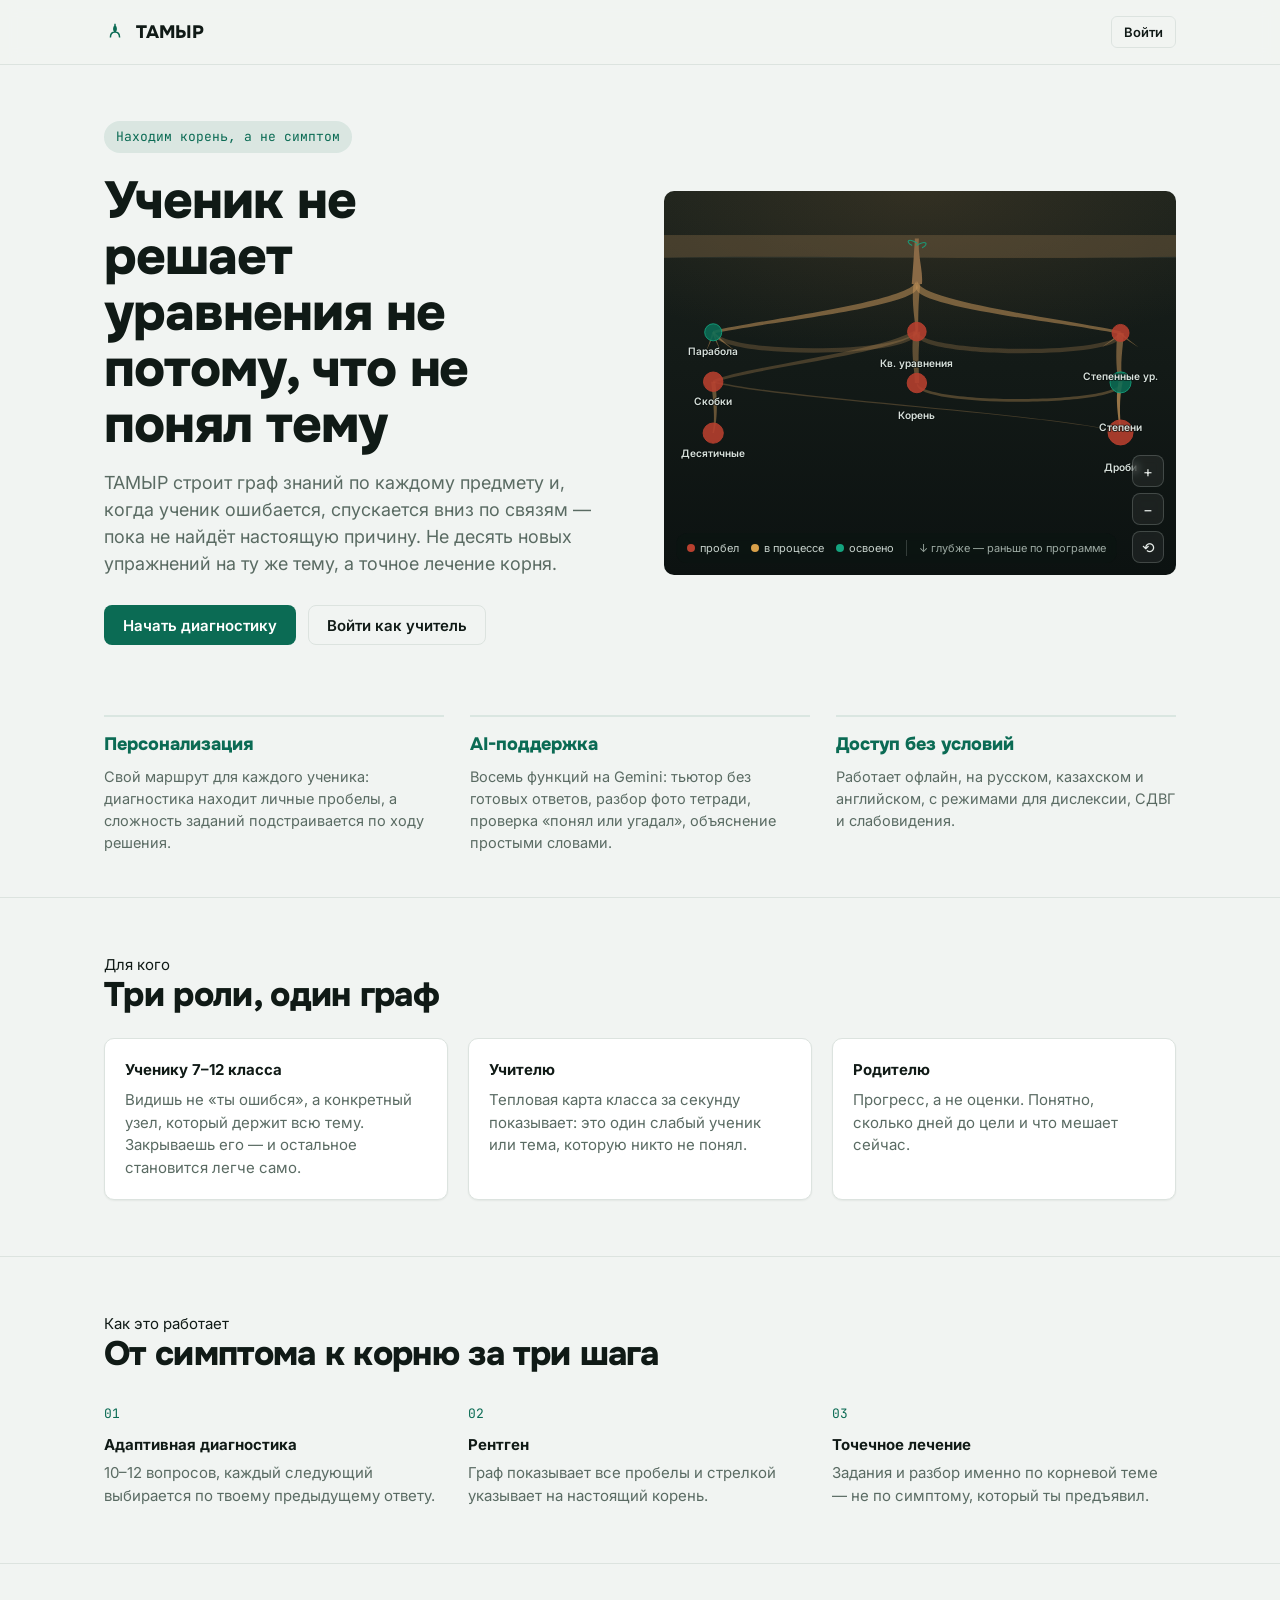
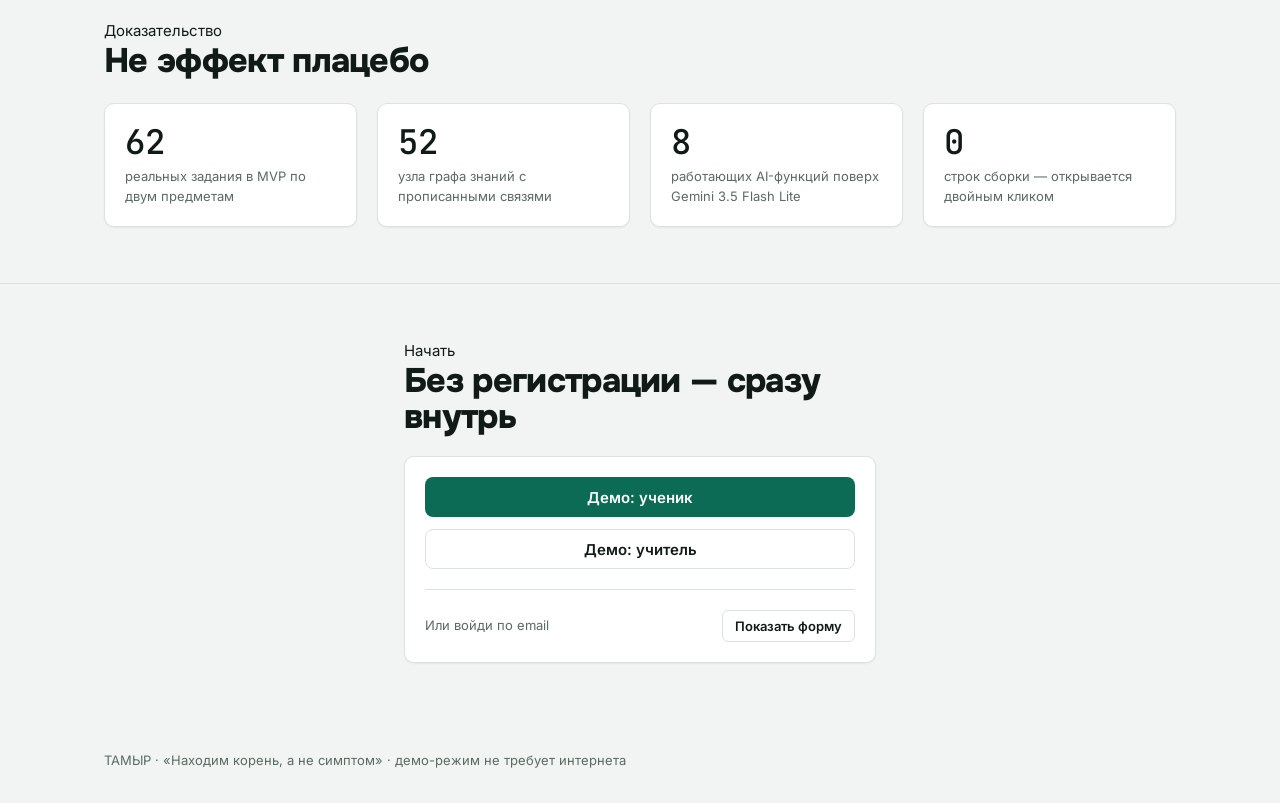
<file: index.html>
<!doctype html>
<html lang="ru">
<head>
<meta charset="utf-8">
<meta name="viewport" content="width=device-width, initial-scale=1, viewport-fit=cover">
<title>ТАМЫР — находим корень, а не симптом</title>
<meta name="description" content="AI-платформа персонализированного образования: граф знаний находит настоящую причину ошибок ученика, а не очередной симптом.">
<link rel="manifest" href="manifest.webmanifest">
<meta name="theme-color" content="#0B6B54">
<link rel="stylesheet" href="assets/css/tokens.css">
<link rel="stylesheet" href="assets/css/base.css">
<link rel="stylesheet" href="assets/css/components.css">
<link rel="stylesheet" href="assets/css/graph.css">
<style>
  .lp-header { position: sticky; top: 0; z-index: 40; background: rgba(241,244,242,.86); backdrop-filter: blur(8px); border-bottom: 1px solid var(--hairline); }
  .lp-header .container { display: flex; align-items: center; justify-content: space-between; height: 64px; }
  .lp-brand { display: flex; align-items: center; gap: 10px; font-family: var(--f-display); font-weight: 800; font-size: var(--t-18); }
  .lp-hero { padding: 56px 0 40px; }
  .lp-hero .container { display: grid; grid-template-columns: 1fr; gap: 32px; }
  .lp-kicker { display: inline-flex; align-items: center; gap: 8px; font-family: var(--f-mono); font-size: 13px; color: var(--root); background: var(--root-10); padding: 6px 12px; border-radius: var(--r-pill); margin-bottom: 20px; }
  .lp-hero h1 { max-width: 15ch; margin-bottom: 16px; }
  .lp-hero .lede { font-size: var(--t-18); color: var(--ink-soft); max-width: 52ch; margin-bottom: 28px; }
  .lp-cta { display: flex; gap: 12px; flex-wrap: wrap; }
  .lp-hero-graph { width: 100%; }
  @media (min-width: 861px) {
    .lp-hero .container { grid-template-columns: 1fr 1fr; align-items: center; gap: 48px; }
    .lp-hero h1 { max-width: 12ch; }
    .lp-hero-graph { aspect-ratio: 4 / 3; }
  }
  /* Value proposition band: personalisation, AI, access — stated in plain words
     right under the hero, so what the platform offers is readable without
     having to infer it from the root metaphor. */
  .lp-value { padding: 30px 0 44px; }
  .lp-value-grid { display: grid; grid-template-columns: repeat(3, 1fr); gap: 26px; }
  .lp-value-n {
    font-family: var(--f-display); font-weight: 800; font-size: var(--t-18);
    color: var(--root); margin-bottom: 8px;
  }
  .lp-value-grid p { color: var(--ink-soft); font-size: 14.5px; margin: 0; }
  .lp-value-grid > div { padding-top: 14px; border-top: 2px solid var(--root-10); }
  @media (max-width: 860px) { .lp-value-grid { grid-template-columns: 1fr; gap: 20px; } }

  .lp-section { padding: 56px 0; border-top: 1px solid var(--hairline); }
  .lp-section h2 { max-width: 26ch; margin-bottom: 14px; }
  .lp-steps { display: grid; grid-template-columns: repeat(3, 1fr); gap: 20px; margin-top: 32px; }
  .lp-step { }
  .lp-step .n { font-family: var(--f-mono); font-size: 13px; color: var(--root); margin-bottom: 10px; }
  .lp-proof { display: grid; grid-template-columns: repeat(4, 1fr); gap: 20px; margin-top: 24px; }
  .lp-audience { display: grid; grid-template-columns: repeat(3, 1fr); gap: 20px; margin-top: 24px; }
  .lp-footer { padding: 32px 0; color: var(--ink-soft); font-size: 13px; }
  @media (max-width: 860px) {
    .lp-steps, .lp-proof, .lp-audience { grid-template-columns: 1fr; }
    .lp-hero h1 { font-size: var(--t-34); max-width: none; }
    .lp-cta { flex-direction: column; }
    .lp-cta .btn { width: 100%; }
  }
</style>
</head>
<body>

<header class="lp-header">
  <div class="container">
    <div class="lp-brand">
      <svg width="22" height="22" viewBox="0 0 24 24" fill="none" stroke="#0B6B54" stroke-width="1.6"><path d="M12 3v9M12 12c-3 0-5 2-5 6M12 12c3 0 5 2 5 6M12 12c-1.5-2-1.5-5 0-7M12 12c1.5-2 1.5-5 0-7"/></svg>
      ТАМЫР
    </div>
    <a class="btn btn-ghost btn-sm" href="#login">Войти</a>
  </div>
</header>

<section class="lp-hero">
  <div class="container">
    <div>
      <span class="lp-kicker">Находим корень, а не симптом</span>
      <h1>Ученик не решает уравнения не потому, что не понял тему</h1>
      <p class="lede">ТАМЫР строит граф знаний по каждому предмету и, когда ученик ошибается, спускается вниз по связям — пока не найдёт настоящую причину. Не десять новых упражнений на ту же тему, а точное лечение корня.</p>
      <div class="lp-cta">
        <a class="btn btn-primary" href="#login">Начать диагностику</a>
        <a class="btn btn-ghost" href="#login" data-role-hint="teacher">Войти как учитель</a>
      </div>
    </div>
    <div class="graph-wrap lp-hero-graph" id="hero-graph" aria-label="Живая демонстрация графа знаний"></div>
  </div>
</section>

<section class="lp-value">
  <div class="container">
    <div class="lp-value-grid">
      <div>
        <div class="lp-value-n">Персонализация</div>
        <p>Свой маршрут для каждого ученика: диагностика находит личные пробелы, а сложность заданий подстраивается по ходу решения.</p>
      </div>
      <div>
        <div class="lp-value-n">AI-поддержка</div>
        <p>Восемь функций на Gemini: тьютор без готовых ответов, разбор фото тетради, проверка «понял или угадал», объяснение простыми словами.</p>
      </div>
      <div>
        <div class="lp-value-n">Доступ без условий</div>
        <p>Работает офлайн, на русском, казахском и английском, с режимами для дислексии, СДВГ и слабовидения.</p>
      </div>
    </div>
  </div>
</section>

<section class="lp-section">
  <div class="container">
    <div class="eyebrow">Для кого</div>
    <h2>Три роли, один граф</h2>
    <div class="lp-audience">
      <div class="card card-pad">
        <strong>Ученику 7–12 класса</strong>
        <p style="color:var(--ink-soft);margin-top:8px">Видишь не «ты ошибся», а конкретный узел, который держит всю тему. Закрываешь его — и остальное становится легче само.</p>
      </div>
      <div class="card card-pad">
        <strong>Учителю</strong>
        <p style="color:var(--ink-soft);margin-top:8px">Тепловая карта класса за секунду показывает: это один слабый ученик или тема, которую никто не понял.</p>
      </div>
      <div class="card card-pad">
        <strong>Родителю</strong>
        <p style="color:var(--ink-soft);margin-top:8px">Прогресс, а не оценки. Понятно, сколько дней до цели и что мешает сейчас.</p>
      </div>
    </div>
  </div>
</section>

<section class="lp-section">
  <div class="container">
    <div class="eyebrow">Как это работает</div>
    <h2>От симптома к корню за три шага</h2>
    <div class="lp-steps">
      <div class="lp-step"><div class="n">01</div><strong>Адаптивная диагностика</strong><p style="color:var(--ink-soft);margin-top:6px">10–12 вопросов, каждый следующий выбирается по твоему предыдущему ответу.</p></div>
      <div class="lp-step"><div class="n">02</div><strong>Рентген</strong><p style="color:var(--ink-soft);margin-top:6px">Граф показывает все пробелы и стрелкой указывает на настоящий корень.</p></div>
      <div class="lp-step"><div class="n">03</div><strong>Точечное лечение</strong><p style="color:var(--ink-soft);margin-top:6px">Задания и разбор именно по корневой теме — не по симптому, который ты предъявил.</p></div>
    </div>
  </div>
</section>

<section class="lp-section">
  <div class="container">
    <div class="eyebrow">Доказательство</div>
    <h2>Не эффект плацебо</h2>
    <div class="lp-proof">
      <div class="card card-pad"><span class="num mono" style="font-size:var(--t-34)">62</span><p style="color:var(--ink-soft);margin-top:6px;font-size:13px">реальных задания в MVP по двум предметам</p></div>
      <div class="card card-pad"><span class="num mono" style="font-size:var(--t-34)">52</span><p style="color:var(--ink-soft);margin-top:6px;font-size:13px">узла графа знаний с прописанными связями</p></div>
      <div class="card card-pad"><span class="num mono" style="font-size:var(--t-34)">8</span><p style="color:var(--ink-soft);margin-top:6px;font-size:13px">работающих AI-функций поверх Gemini 3.5 Flash Lite</p></div>
      <div class="card card-pad"><span class="num mono" style="font-size:var(--t-34)">0</span><p style="color:var(--ink-soft);margin-top:6px;font-size:13px">строк сборки — открывается двойным кликом</p></div>
    </div>
  </div>
</section>

<section class="lp-section" id="login">
  <div class="container" style="max-width:520px">
    <div class="eyebrow">Начать</div>
    <h2>Без регистрации — сразу внутрь</h2>
    <div class="card card-pad" style="margin-top:20px;display:flex;flex-direction:column;gap:12px">
      <button class="btn btn-primary" id="demo-student">Демо: ученик</button>
      <button class="btn btn-ghost" id="demo-teacher">Демо: учитель</button>
      <div style="border-top:1px solid var(--hairline);margin:8px 0"></div>
      <div id="auth-toggle-row" style="display:flex;justify-content:space-between;align-items:center">
        <span style="font-size:13px;color:var(--ink-soft)">Или войди по email</span>
        <button class="btn btn-ghost btn-sm" id="toggle-auth">Показать форму</button>
      </div>
      <form id="auth-form" style="display:none;flex-direction:column;gap:10px">
        <input class="input" type="email" id="auth-email" placeholder="email@example.com" required>
        <input class="input" type="password" id="auth-password" placeholder="Пароль" required>
        <div style="display:flex;gap:8px">
          <button class="btn btn-primary" type="submit" style="flex:1">Войти</button>
          <button class="btn btn-ghost" type="button" id="auth-signup" style="flex:1">Регистрация</button>
        </div>
      </form>
    </div>
  </div>
</section>

<footer class="lp-footer">
  <div class="container">ТАМЫР · «Находим корень, а не симптом» · демо-режим не требует интернета</div>
</footer>

<div id="toast-root"></div>
<script type="module" src="assets/js/landing.js"></script>
</body>
</html>
</file>
<file: assets/css/tokens.css>
/* ТАМЫР — design tokens. Do not scatter raw hex/px outside this file. */
:root {
  /* surface */
  --paper: #F1F4F2;
  --paper-lift: #FFFFFF;
  --ink: #101A16;
  --ink-soft: #5A6B63;
  --hairline: #DCE3DF;

  /* signal */
  --root: #0B6B54;
  --root-glow: #14A47F;
  --gap: #B8402F;
  --steppe: #D9A04A;
  --void: #0C1512;

  /* derived */
  --root-10: rgba(11, 107, 84, .10);
  --root-18: rgba(11, 107, 84, .18);
  --gap-10: rgba(184, 64, 47, .10);
  --gap-18: rgba(184, 64, 47, .18);
  --steppe-10: rgba(217, 160, 74, .10);
  --steppe-18: rgba(217, 160, 74, .18);
  --ink-06: rgba(16, 26, 22, .06);
  --ink-12: rgba(16, 26, 22, .12);

  /* type */
  --f-display: 'Onest', 'Segoe UI', sans-serif;
  --f-body: 'Inter', 'Segoe UI', sans-serif;
  --f-mono: 'JetBrains Mono', ui-monospace, monospace;

  --t-13: 13px; --t-15: 15px; --t-18: 18px; --t-24: 24px;
  --t-34: 34px; --t-52: 52px; --t-76: 76px;

  /* shape */
  --r-card: 10px;
  --r-btn: 8px;
  --r-pill: 999px;

  /* elevation */
  --shadow-1: 0 1px 2px rgba(16, 26, 22, .06);
  --shadow-2: 0 1px 2px rgba(16, 26, 22, .06), 0 4px 12px rgba(16, 26, 22, .05);

  /* grid */
  --unit: 4px;
  --col-max: 1120px;
  --rail-collapsed: 68px;
  --rail-expanded: 240px;

  /* motion */
  --ease-graph: cubic-bezier(.2, .8, .2, 1);
  --dur-fast: 120ms;
  --dur-med: 220ms;
  --dur-slow: 420ms;
}

@media (prefers-reduced-motion: reduce) {
  :root { --dur-fast: 0ms; --dur-med: 0ms; --dur-slow: 0ms; }
}
</file>
<file: assets/css/base.css>
@import url('https://fonts.googleapis.com/css2?family=Onest:wght@500;700;800&family=Inter:wght@400;500;600&family=JetBrains+Mono:wght@500&display=swap');

*, *::before, *::after { box-sizing: border-box; }
html { -webkit-text-size-adjust: 100%; }

body {
  margin: 0;
  background: var(--paper);
  color: var(--ink);
  font-family: var(--f-body);
  font-size: var(--t-15);
  line-height: 1.5;
  -webkit-font-smoothing: antialiased;
}

h1, h2, h3, .num {
  font-family: var(--f-display);
  font-weight: 800;
  letter-spacing: -0.02em;
  line-height: 1.08;
  margin: 0;
}

h1 { font-size: var(--t-52); }
h2 { font-size: var(--t-34); }
h3 { font-size: var(--t-24); font-weight: 700; }

p { margin: 0; }

.mono {
  font-family: var(--f-mono);
  font-weight: 500;
  letter-spacing: 0;
  font-variant-numeric: tabular-nums;
}

a { color: inherit; }

img, svg { display: block; max-width: 100%; }

button, input, select, textarea { font-family: inherit; font-size: inherit; color: inherit; }

/* focus ring — visible everywhere, consistent shape */
:focus-visible {
  outline: 2px solid var(--root-glow);
  outline-offset: 2px;
  border-radius: 4px;
}

::selection { background: var(--root-18); }

.container { max-width: var(--col-max); margin: 0 auto; padding: 0 24px; }

.visually-hidden {
  position: absolute; width: 1px; height: 1px; padding: 0; margin: -1px;
  overflow: hidden; clip: rect(0,0,0,0); white-space: nowrap; border: 0;
}

::-webkit-scrollbar { width: 10px; height: 10px; }
::-webkit-scrollbar-thumb { background: var(--ink-12); border-radius: var(--r-pill); }
::-webkit-scrollbar-track { background: transparent; }

/* Note: no `@view-transition { navigation: auto }` here on purpose. That rule animates
   full cross-document navigations (index.html <-> app.html) and, in Chrome, throws an
   unhandled "AbortError: Transition was skipped" the moment the destination document
   starts loading and cancels it — a real console.error on the single most common nav
   in the app. In-app screen transitions still use the View Transitions API directly
   via document.startViewTransition() in router.js, which is unaffected. */
</file>
<file: assets/css/components.css>
/* ---- Buttons ---- */
.btn {
  display: inline-flex; align-items: center; justify-content: center; gap: 8px;
  height: 40px; padding: 0 18px; border-radius: var(--r-btn);
  border: 1px solid transparent; background: var(--ink); color: var(--paper-lift);
  font-weight: 600; font-size: var(--t-15); cursor: pointer;
  /* Half the buttons in the app are <a href="#/…">, which inherit the global
     link underline and end up looking like underlined text in a pill. */
  text-decoration: none;
  font-family: inherit; line-height: 1; white-space: nowrap;
  transition: transform var(--dur-fast) var(--ease-graph), background var(--dur-fast), box-shadow var(--dur-fast);
}
.btn:hover { transform: translateY(-1px); }
.btn:active { transform: translateY(0); }
.btn-primary { background: var(--root); color: #fff; }
.btn-primary:hover { background: var(--root-glow); }
.btn-ghost { background: transparent; color: var(--ink); border-color: var(--hairline); }
.btn-ghost:hover { background: var(--paper-lift); border-color: var(--ink-12); }
.btn-danger { background: var(--gap); color: #fff; }
.btn-sm { height: 32px; padding: 0 12px; font-size: var(--t-13); border-radius: 6px; }
.btn:disabled { opacity: .45; cursor: not-allowed; transform: none; }
.btn-icon { width: 40px; padding: 0; }

/* ---- Pills / badges ---- */
.pill {
  display: inline-flex; align-items: center; gap: 6px; height: 26px; padding: 0 10px;
  border-radius: var(--r-pill); font-size: var(--t-13); font-weight: 600;
  background: var(--ink-06); color: var(--ink-soft);
}
.pill-soon { background: var(--ink-06); color: var(--ink-soft); height: 22px; font-size: 12px; }
/* Topics that are in the graph but have no questions seeded yet. Dimmed, not
   hidden — the dependency is real even when the practice for it isn't ready. */
.topic-card.is-soon { opacity: .62; }
.topic-card.is-soon:hover { opacity: .85; }

.pill-root { background: var(--root-10); color: var(--root); }
.pill-gap { background: var(--gap-10); color: var(--gap); }
.pill-steppe { background: var(--steppe-10); color: #8a6120; }

/* ---- AI provenance badge ---- */
/* Marks every AI panel with where its text actually came from, so a pre-written
   fallback is never mistaken for a live model answer. */
.ai-badge {
  display: inline-flex; align-items: center; gap: 5px;
  padding: 2px 8px; border-radius: var(--r-pill);
  font-family: var(--f-mono); font-size: 11px; font-weight: 600;
  letter-spacing: .01em; white-space: nowrap; vertical-align: middle;
}
.ai-badge::before {
  content: ''; width: 5px; height: 5px; border-radius: 50%; background: currentColor;
}
.ai-badge.live { background: var(--root-10); color: var(--root); }
.ai-badge.warn { background: var(--steppe-10); color: #8a6120; }
.ai-badge.muted { background: var(--ink-06); color: var(--ink-soft); }

/* ---- Sidebar AI budget meter ---- */
/* Collapses with the rail exactly like .offline-flag: only the status dot
   survives at 68px. Without this the label wraps onto three lines and the
   chip balloons to double the height of everything around it. */
.ai-meter {
  display: flex; align-items: center; gap: 7px;
  height: 32px; padding: 0 10px;
  border-radius: var(--r-pill); background: var(--ink-06);
  font-family: var(--f-mono); font-size: 11px; color: var(--ink-soft);
  white-space: nowrap; overflow: hidden; flex-shrink: 0;
}
.ai-meter .dot { width: 6px; height: 6px; border-radius: 50%; background: var(--root); flex-shrink: 0; }
.ai-meter span:last-child { opacity: 0; transition: opacity var(--dur-fast) linear; }
.rail:hover .ai-meter span:last-child,
.rail.expanded .ai-meter span:last-child { opacity: 1; }
.ai-meter.low { color: var(--steppe); background: var(--steppe-10); }
.ai-meter.low .dot { background: var(--steppe); }
.ai-meter.out { color: var(--gap); background: var(--gap-10); }
.ai-meter.out .dot { background: var(--gap); }

/* ---- Cards ---- */
.card {
  background: var(--paper-lift); border: 1px solid var(--hairline);
  border-radius: var(--r-card); box-shadow: var(--shadow-1);
}
.card-pad { padding: 20px; }

/* ---- Inputs ---- */
.field { display: flex; flex-direction: column; gap: 6px; }
.field label { font-size: var(--t-13); font-weight: 600; color: var(--ink-soft); }
.input, .select, textarea.input {
  height: 44px; padding: 0 14px; border-radius: var(--r-btn);
  border: 1px solid var(--hairline); background: var(--paper-lift); color: var(--ink);
  transition: border-color var(--dur-fast);
}
.input:focus, .select:focus { border-color: var(--root); outline: none; box-shadow: 0 0 0 3px var(--root-10); }
textarea.input { height: auto; min-height: 96px; padding: 12px 14px; resize: vertical; font-family: var(--f-body); }

/* ---- Icons ---- */
.icon { width: 20px; height: 20px; flex-shrink: 0; }
.icon svg { width: 100%; height: 100%; stroke: currentColor; fill: none; stroke-width: 1.5; stroke-linecap: round; stroke-linejoin: round; }

/* ---- Toasts ---- */
#toast-root { position: fixed; bottom: 20px; left: 50%; transform: translateX(-50%); z-index: 900; display: flex; flex-direction: column; gap: 8px; align-items: center; }
.toast {
  background: var(--ink); color: var(--paper-lift); padding: 12px 18px; border-radius: var(--r-btn);
  font-size: var(--t-13); font-weight: 600; box-shadow: var(--shadow-2);
  animation: toast-in var(--dur-med) var(--ease-graph);
}
.toast.gap { background: var(--gap); }
.toast.root { background: var(--root); }
@keyframes toast-in { from { opacity: 0; transform: translateY(8px); } to { opacity: 1; transform: translateY(0); } }

/* ---- Skeletons ---- */
.skel { background: linear-gradient(90deg, var(--ink-06) 25%, var(--ink-12) 37%, var(--ink-06) 63%); background-size: 400% 100%; border-radius: 6px; animation: skel-sheen 1.4s ease infinite; }
@keyframes skel-sheen { 0% { background-position: 100% 0; } 100% { background-position: -100% 0; } }

/* ---- Spinner (long AI operations: root-cause search, etc.) ---- */
.spinner {
  width: 28px; height: 28px; margin: 0 auto 16px; border-radius: 50%;
  border: 3px solid var(--root-10); border-top-color: var(--root); animation: spin .8s linear infinite;
}
@keyframes spin { to { transform: rotate(360deg); } }
@media (prefers-reduced-motion: reduce) { .spinner { animation-duration: 2.4s; } }

/* ---- Modal ---- */
.modal-backdrop { position: fixed; inset: 0; background: rgba(12, 21, 18, .45); z-index: 800; display: flex; align-items: center; justify-content: center; padding: 24px; }
/* The risk radar returns one card per student, so this box has to survive a
   list longer than the screen. Without a height cap it grew past both edges of
   a phone viewport and took its own close button off-screen with it. */
.modal {
  background: var(--paper-lift); border-radius: var(--r-card);
  max-width: 480px; width: 100%; padding: 24px; box-shadow: var(--shadow-2);
  max-height: calc(100dvh - 48px); overflow-y: auto; overscroll-behavior: contain;
}
@media (max-width: 560px) {
  .modal-backdrop { padding: 12px; align-items: flex-end; }
  .modal { padding: 18px 16px; max-height: calc(100dvh - 24px); border-radius: 16px; }
}

/* ---- Empty state ---- */
.empty { text-align: center; padding: 48px 24px; color: var(--ink-soft); }
.empty h3 { color: var(--ink); margin-bottom: 8px; }

/* ---- Progress bar ---- */
.progress { height: 6px; border-radius: var(--r-pill); background: var(--ink-06); overflow: hidden; }
.progress > span { display: block; height: 100%; background: var(--root); transition: width var(--dur-slow) var(--ease-graph); }

/* ---- Meter chip (mastery) ---- */
.mastery-dot { width: 8px; height: 8px; border-radius: 50%; display: inline-block; }
.mastery-dot.gap { background: var(--gap); }
.mastery-dot.learning { background: var(--steppe); }
.mastery-dot.mastered { background: var(--root); }
.mastery-dot.unknown { background: var(--hairline); }
</file>
<file: assets/css/graph.css>
.graph-wrap {
  position: relative;
  /* Earth, not a void: lighter just under the surface, deepening with depth,
     so "further down = further back in the curriculum" is legible before a
     single label is read. */
  background:
    radial-gradient(120% 70% at 50% 0%, rgba(150, 108, 62, .20) 0%, rgba(150, 108, 62, 0) 62%),
    linear-gradient(180deg, #1A211C 0%, #131A17 46%, #0C1211 100%);
  border-radius: var(--r-card);
  overflow: hidden;
  width: 100%;
  aspect-ratio: 16 / 10;
  touch-action: none;
  cursor: grab;
}

/* ---- soil surface, trunk, root hairs ---- */
.graph-sky { fill: rgba(226, 232, 228, .07); }
.graph-soil { fill: rgba(122, 88, 52, .34); }
.graph-trunk { fill: #8A6A46; }
.graph-leaf { fill: none; stroke: var(--root-glow); stroke-width: 2; stroke-linecap: round; opacity: .85; }
.graph-hair {
  fill: rgba(196, 148, 90, .5);
  pointer-events: none;
}
.graph-edge-trunk { fill: rgba(180, 136, 84, 1); }
.graph-wrap:active { cursor: grabbing; }
.graph-wrap.compact { aspect-ratio: 4 / 3; }

.graph-wrap svg { width: 100%; height: 100%; display: block; }

.graph-edge {
  /* Each edge is a filled, tapered ribbon shape now (see taperedRibbon() in
     graph.js) — fat where it leaves a foundational node, thin by the time it
     reaches a leaf — not a uniform-width stroked line. A single stroke width
     per edge still reads as a wiring diagram; a shape that actually narrows
     along its own length is what reads as a root fiber. */
  fill: rgba(196, 148, 90, 1);
  fill-opacity: var(--edge-o, .3);
  stroke: none;
  transition: fill var(--dur-med) var(--ease-graph), fill-opacity var(--dur-med);
}
.graph-edge.lit { fill: var(--root-glow); fill-opacity: 1; }
.graph-edge.lit-gap { fill: var(--gap); fill-opacity: .95; }

.graph-node-group {
  cursor: pointer;
  opacity: 0;
  transform-origin: center;
  animation: node-in var(--dur-slow) var(--ease-graph) forwards;
}
@keyframes node-in { from { opacity: 0; transform: scale(.6); } to { opacity: 1; transform: scale(1); } }

.graph-node {
  /* Root nodules, not diagram dots: a warm earthy body with a soft rim rather
     than a flat chip on a dark field. */
  fill: #26301F;
  stroke: rgba(214, 186, 140, .45);
  stroke-width: 1.5;
  transition: fill 480ms var(--ease-graph), stroke 480ms var(--ease-graph), r var(--dur-med) var(--ease-graph);
}
/* Solid-ish fills on purpose: edges are drawn behind nodes, and a same-row
   connection between neighbours is a dead-straight line through both node
   centers — at low alpha that line visibly cuts through the circle instead
   of ducking behind it. */
.graph-node.gap { fill: rgba(184, 64, 47, .88); stroke: var(--gap); }
.graph-node.learning { fill: rgba(217, 160, 74, .82); stroke: var(--steppe); }
.graph-node.mastered { fill: rgba(11, 107, 84, .88); stroke: var(--root-glow); }
.graph-node.focus-ring { stroke-width: 3; }
.graph-node-group:hover .graph-node,
.graph-node-group.selected .graph-node { stroke-width: 3; }

/* Nodes sitting on the traced root-cause chain (see graph-edge.lit-gap) get a
   slightly heavier ring so the whole chain, not just its endpoints, reads as one story. */
.graph-node-group.on-path .graph-node { stroke-width: 2.5; }

.graph-node-glow {
  fill: none; stroke: var(--root-glow); stroke-width: 1;
  opacity: 0; pointer-events: none;
}
.graph-node-group.pulse .graph-node-glow { animation: node-pulse 1200ms var(--ease-graph); }
@keyframes node-pulse {
  0% { opacity: .9; r: 14; stroke-width: 6; }
  100% { opacity: 0; r: 34; stroke-width: 0; }
}

/* Sizes come from graph.js, which measures how far the viewBox is being scaled
   down and picks a value that lands readable on screen — a fixed SVG font size
   renders at ~3px on a phone. */
.graph-label {
  fill: #D7E0DB; font-family: var(--f-body); font-size: var(--graph-label-size, 9px); font-weight: 600;
  text-anchor: middle; pointer-events: none; user-select: none;
  paint-order: stroke; stroke: rgba(9, 15, 13, .75); stroke-width: 3px; stroke-linejoin: round;
}
.graph-code {
  fill: #93A49B; font-family: var(--f-mono); font-size: var(--graph-code-size, 8px);
  text-anchor: middle; pointer-events: none; user-select: none;
}

.graph-root-arrow {
  stroke: var(--gap); stroke-width: 2; fill: none; stroke-dasharray: 4 3;
  animation: dash-march 900ms linear infinite;
  opacity: 0;
}
.graph-root-arrow.show { opacity: 1; }
@keyframes dash-march { to { stroke-dashoffset: -14; } }

.graph-controls {
  position: absolute; right: 12px; bottom: 12px; display: flex; flex-direction: column; gap: 6px;
}
.graph-controls button {
  width: 32px; height: 32px; border-radius: 8px; border: 1px solid rgba(220,227,223,.2);
  background: rgba(255,255,255,.06); color: #E7ECE9; display: flex; align-items: center; justify-content: center;
  cursor: pointer; backdrop-filter: blur(4px);
}
.graph-controls button:hover { background: rgba(255,255,255,.14); }

.graph-legend {
  position: absolute; left: 12px; bottom: 12px; display: flex; gap: 12px; flex-wrap: wrap;
  max-width: calc(100% - 70px);
  font-size: 11px; color: #C7D2CC; background: rgba(12,21,18,.62); padding: 7px 11px; border-radius: 12px;
  backdrop-filter: blur(4px);
}
.graph-legend span { display: inline-flex; align-items: center; gap: 5px; }
.graph-legend i { width: 8px; height: 8px; border-radius: 50%; display: inline-block; }
.graph-legend-depth {
  color: #9DAAA3; border-left: 1px solid rgba(199,210,204,.22); padding-left: 12px;
}
@media (max-width: 640px) {
  .graph-legend-depth { border-left: none; padding-left: 0; flex-basis: 100%; }
}

/* A 16:10 box on a 390px phone is only 244px tall — four layers of roots plus
   the legend cannot share that. Give the graph a taller frame on small screens
   so labels and the legend stop landing on top of the nodes. */
@media (max-width: 560px) {
  .graph-wrap { aspect-ratio: 1 / 1.15; }
  .graph-wrap.compact { aspect-ratio: 1 / 0.9; }
  .graph-legend { font-size: 10px; gap: 8px; padding: 6px 9px; left: 8px; bottom: 8px; }
  .graph-controls { right: 8px; bottom: 8px; }
  .graph-controls button { width: 28px; height: 28px; }
}

@media (prefers-reduced-motion: reduce) {
  .graph-node-group { animation: none; opacity: 1; }
  .graph-root-arrow { animation: none; }
  .graph-node-group.pulse .graph-node-glow { animation: none; }
}
</file>
